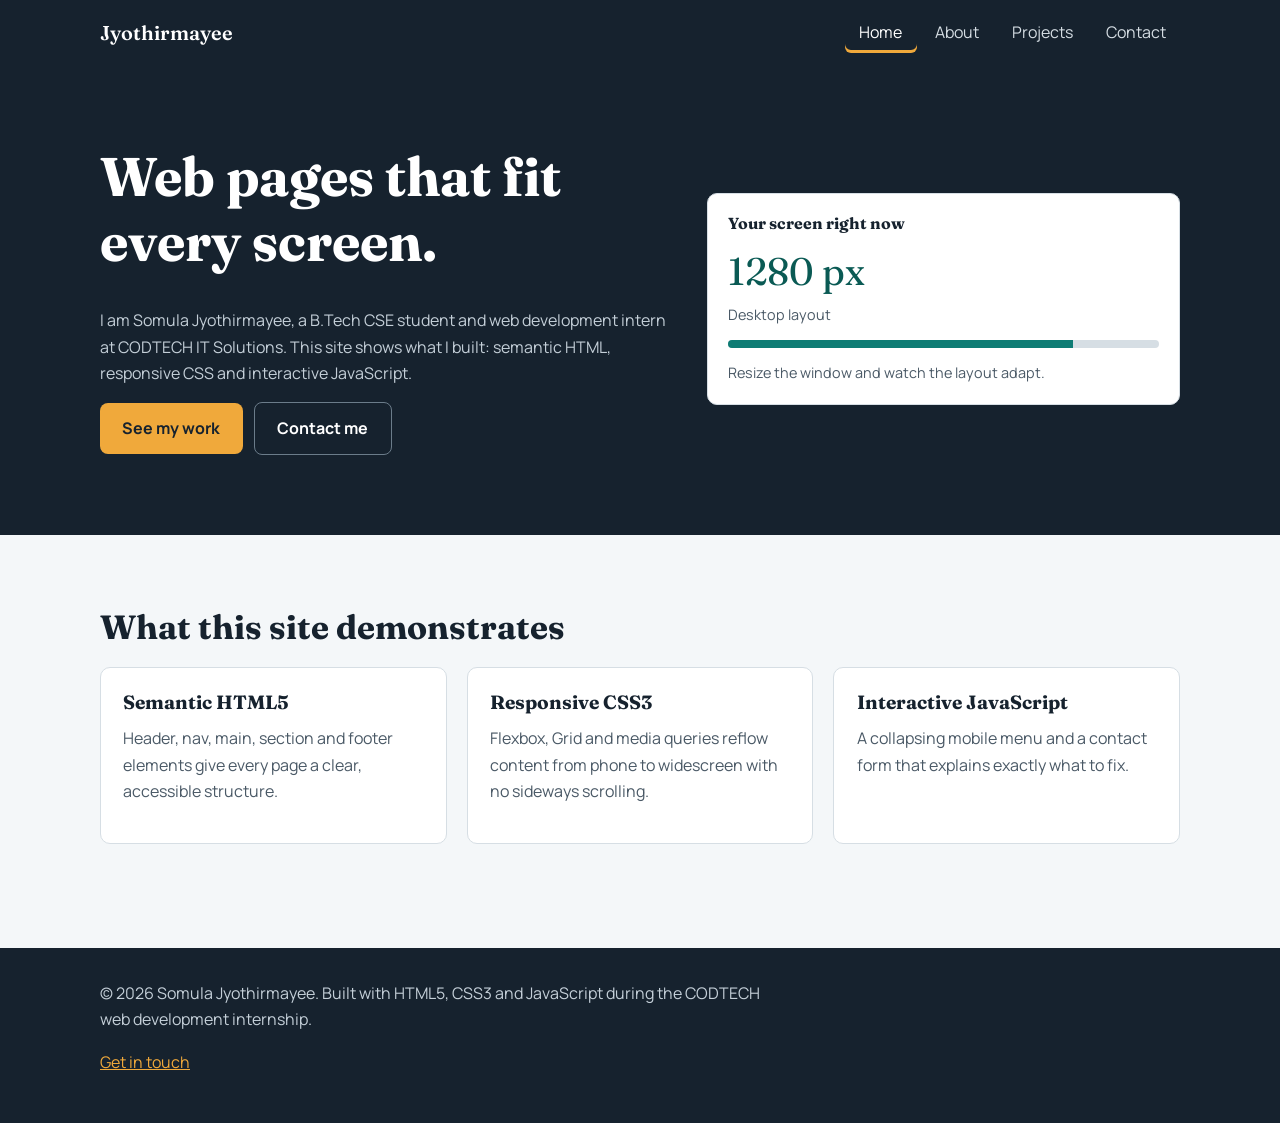
<file: index.html>
<!DOCTYPE html>
<html lang="en">
<head>
  <meta charset="UTF-8">
  <meta name="viewport" content="width=device-width, initial-scale=1">
  <title>Home | Somula Jyothirmayee</title>
  <meta name="description" content="Responsive multi-page website built during a web development internship.">
  <link rel="preconnect" href="https://fonts.googleapis.com">
  <link rel="preconnect" href="https://fonts.gstatic.com" crossorigin>
  <link href="https://fonts.googleapis.com/css2?family=Fraunces:wght@600&family=Manrope:wght@400;600;700&display=swap" rel="stylesheet">
  <link rel="stylesheet" href="css/style.css">
</head>
<body>
<a class="skip" href="#main">Skip to content</a>
<header class="site-header">
  <nav class="container nav-bar" aria-label="Main">
    <a class="brand" href="index.html">Jyothirmayee</a>
    <button class="nav-toggle" aria-expanded="false" aria-controls="nav-links">Menu</button>
    <ul class="nav-links" id="nav-links">
      <li><a href="index.html" aria-current="page">Home</a></li>
      <li><a href="about.html">About</a></li>
      <li><a href="projects.html">Projects</a></li>
      <li><a href="contact.html">Contact</a></li>
    </ul>
  </nav>
</header>
<main id="main">
  <section class="hero">
    <div class="container hero-grid">
      <div>
        <h1>Web pages that fit every screen.</h1>
        <p>I am Somula Jyothirmayee, a B.Tech CSE student and web development intern at CODTECH IT Solutions. This site shows what I built: semantic HTML, responsive CSS and interactive JavaScript.</p>
        <a class="btn" href="projects.html">See my work</a>
        <a class="btn ghost" href="contact.html">Contact me</a>
      </div>
      <aside class="viewport" aria-live="polite">
        <h3>Your screen right now</h3>
        <p class="vp-width" id="vp-width">0 px</p>
        <p class="vp-label" id="vp-label">Detecting layout</p>
        <div class="vp-bar"><span id="vp-bar"></span></div>
        <p class="vp-label">Resize the window and watch the layout adapt.</p>
      </aside>
    </div>
  </section>
  <section class="section">
    <div class="container">
      <h2>What this site demonstrates</h2>
      <div class="grid">
        <article class="card"><h3>Semantic HTML5</h3><p>Header, nav, main, section and footer elements give every page a clear, accessible structure.</p></article>
        <article class="card"><h3>Responsive CSS3</h3><p>Flexbox, Grid and media queries reflow content from phone to widescreen with no sideways scrolling.</p></article>
        <article class="card"><h3>Interactive JavaScript</h3><p>A collapsing mobile menu and a contact form that explains exactly what to fix.</p></article>
      </div>
    </div>
  </section>
</main>
<footer class="site-footer">
  <div class="container">
    <p>&copy; 2026 Somula Jyothirmayee. Built with HTML5, CSS3 and JavaScript during the CODTECH web development internship.</p>
    <p><a href="contact.html">Get in touch</a></p>
  </div>
</footer>
<script src="js/main.js"></script>
</body>
</html>
</file>
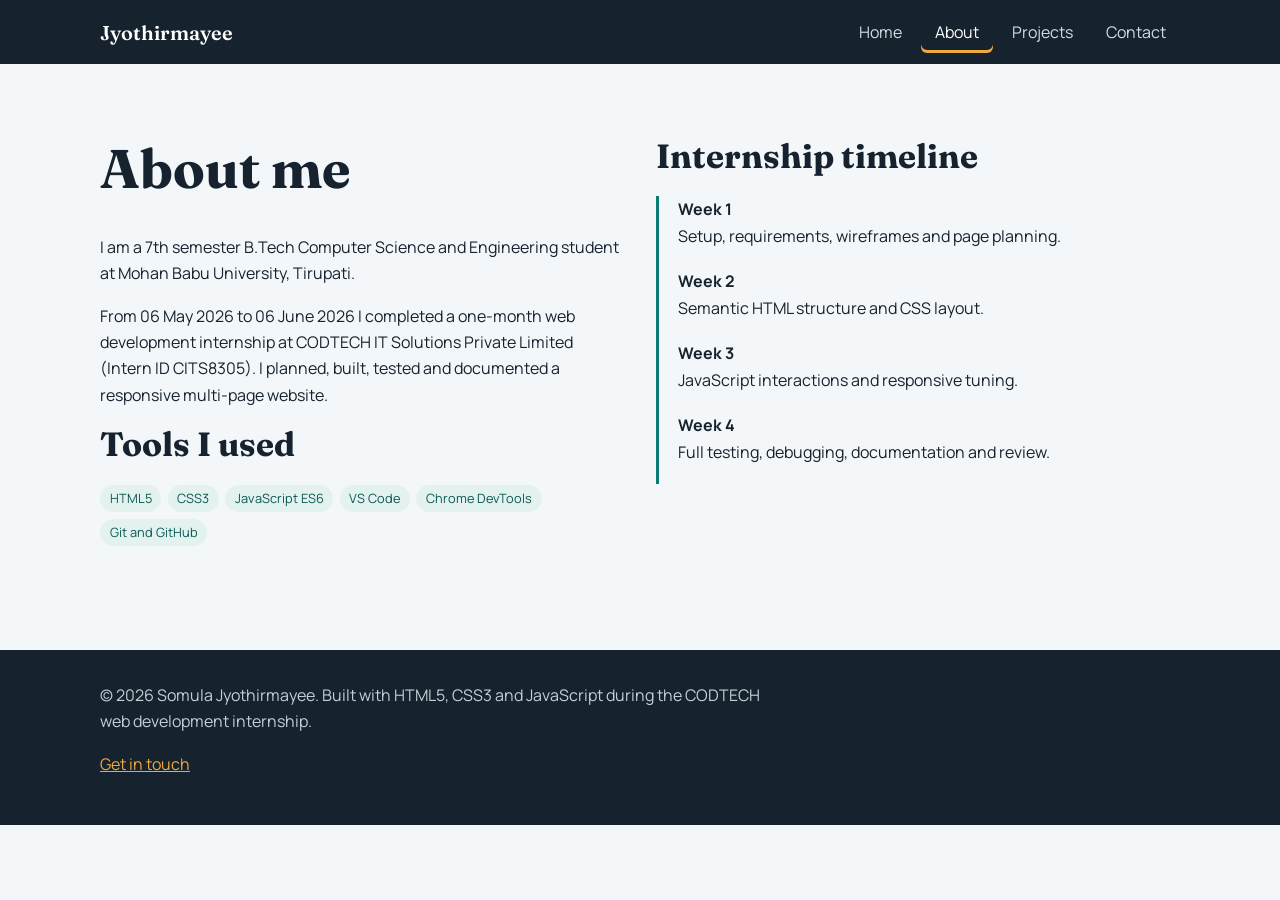
<file: about.html>
<!DOCTYPE html>
<html lang="en">
<head>
  <meta charset="UTF-8">
  <meta name="viewport" content="width=device-width, initial-scale=1">
  <title>About | Somula Jyothirmayee</title>
  <meta name="description" content="About Somula Jyothirmayee and the web development internship.">
  <link rel="preconnect" href="https://fonts.googleapis.com">
  <link rel="preconnect" href="https://fonts.gstatic.com" crossorigin>
  <link href="https://fonts.googleapis.com/css2?family=Fraunces:wght@600&family=Manrope:wght@400;600;700&display=swap" rel="stylesheet">
  <link rel="stylesheet" href="css/style.css">
</head>
<body>
<a class="skip" href="#main">Skip to content</a>
<header class="site-header">
  <nav class="container nav-bar" aria-label="Main">
    <a class="brand" href="index.html">Jyothirmayee</a>
    <button class="nav-toggle" aria-expanded="false" aria-controls="nav-links">Menu</button>
    <ul class="nav-links" id="nav-links">
      <li><a href="index.html">Home</a></li>
      <li><a href="about.html" aria-current="page">About</a></li>
      <li><a href="projects.html">Projects</a></li>
      <li><a href="contact.html">Contact</a></li>
    </ul>
  </nav>
</header>
<main id="main">
  <section class="section">
    <div class="container two-col">
      <div>
        <h1>About me</h1>
        <p>I am a 7th semester B.Tech Computer Science and Engineering student at Mohan Babu University, Tirupati.</p>
        <p>From 06 May 2026 to 06 June 2026 I completed a one-month web development internship at CODTECH IT Solutions Private Limited (Intern ID CITS8305). I planned, built, tested and documented a responsive multi-page website.</p>
        <h2>Tools I used</h2>
        <ul class="tags">
          <li>HTML5</li><li>CSS3</li><li>JavaScript ES6</li><li>VS Code</li><li>Chrome DevTools</li><li>Git and GitHub</li>
        </ul>
      </div>
      <div>
        <h2>Internship timeline</h2>
        <ol class="timeline">
          <li><strong>Week 1</strong>Setup, requirements, wireframes and page planning.</li>
          <li><strong>Week 2</strong>Semantic HTML structure and CSS layout.</li>
          <li><strong>Week 3</strong>JavaScript interactions and responsive tuning.</li>
          <li><strong>Week 4</strong>Full testing, debugging, documentation and review.</li>
        </ol>
      </div>
    </div>
  </section>
</main>
<footer class="site-footer">
  <div class="container">
    <p>&copy; 2026 Somula Jyothirmayee. Built with HTML5, CSS3 and JavaScript during the CODTECH web development internship.</p>
    <p><a href="contact.html">Get in touch</a></p>
  </div>
</footer>
<script src="js/main.js"></script>
</body>
</html>
</file>
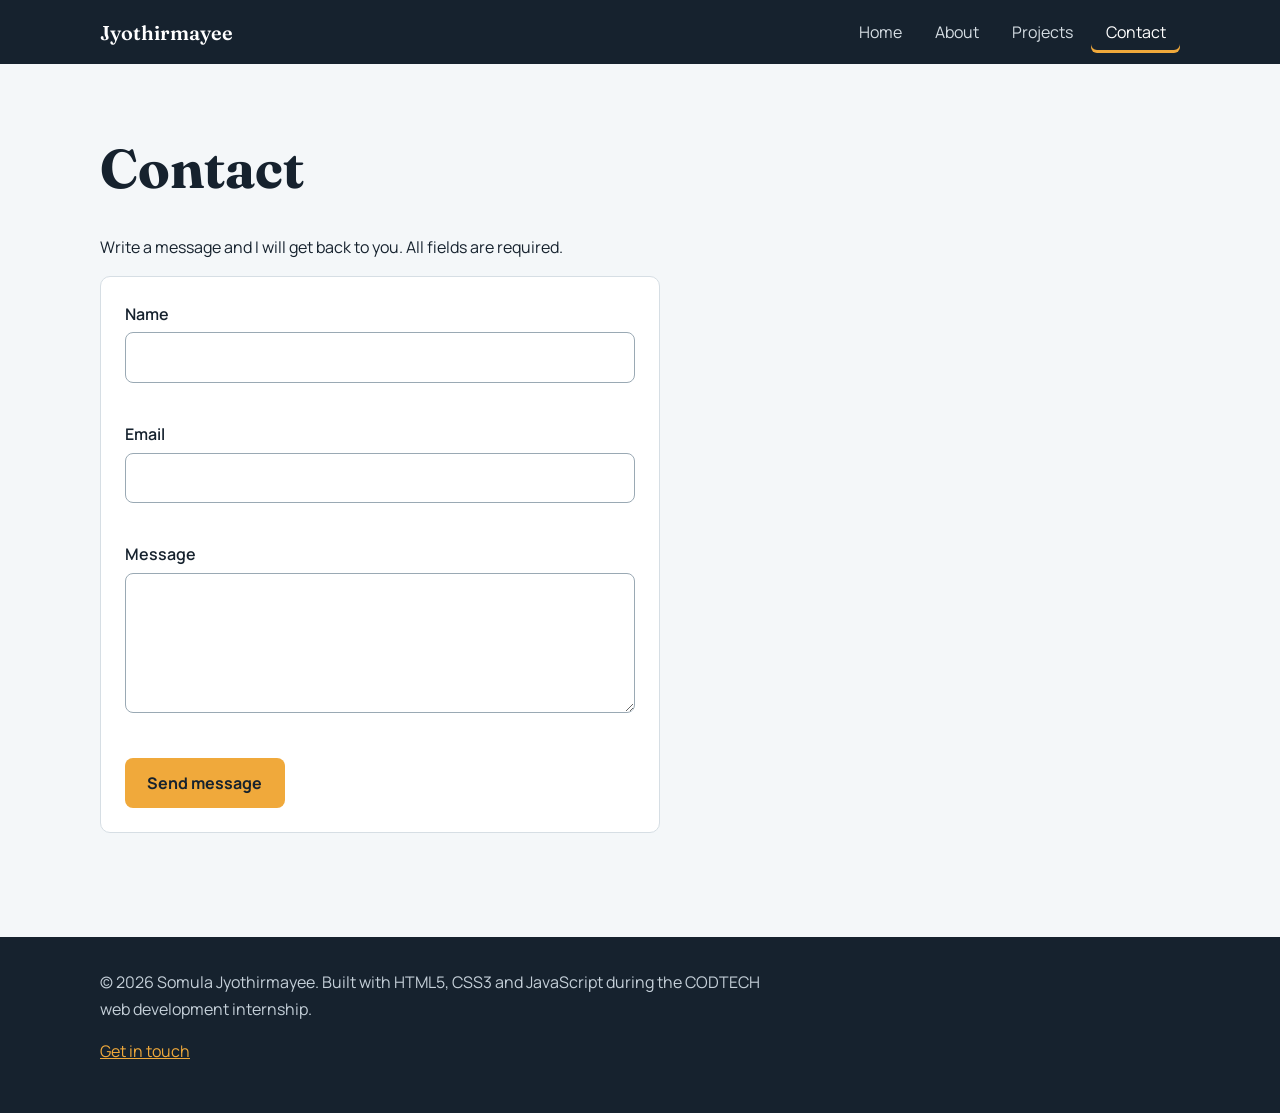
<file: contact.html>
<!DOCTYPE html>
<html lang="en">
<head>
  <meta charset="UTF-8">
  <meta name="viewport" content="width=device-width, initial-scale=1">
  <title>Contact | Somula Jyothirmayee</title>
  <meta name="description" content="Send a message to Somula Jyothirmayee.">
  <link rel="preconnect" href="https://fonts.googleapis.com">
  <link rel="preconnect" href="https://fonts.gstatic.com" crossorigin>
  <link href="https://fonts.googleapis.com/css2?family=Fraunces:wght@600&family=Manrope:wght@400;600;700&display=swap" rel="stylesheet">
  <link rel="stylesheet" href="css/style.css">
</head>
<body>
<a class="skip" href="#main">Skip to content</a>
<header class="site-header">
  <nav class="container nav-bar" aria-label="Main">
    <a class="brand" href="index.html">Jyothirmayee</a>
    <button class="nav-toggle" aria-expanded="false" aria-controls="nav-links">Menu</button>
    <ul class="nav-links" id="nav-links">
      <li><a href="index.html">Home</a></li>
      <li><a href="about.html">About</a></li>
      <li><a href="projects.html">Projects</a></li>
      <li><a href="contact.html" aria-current="page">Contact</a></li>
    </ul>
  </nav>
</header>
<main id="main">
  <section class="section">
    <div class="container">
      <h1>Contact</h1>
      <p>Write a message and I will get back to you. All fields are required.</p>
      <form id="contact-form" novalidate>
        <div class="field"><label for="name">Name</label><input id="name" name="name" type="text" autocomplete="name"><p class="error" id="name-error"></p></div>
        <div class="field"><label for="email">Email</label><input id="email" name="email" type="email" autocomplete="email"><p class="error" id="email-error"></p></div>
        <div class="field"><label for="message">Message</label><textarea id="message" name="message"></textarea><p class="error" id="message-error"></p></div>
        <button class="btn" type="submit">Send message</button>
        <p class="form-status" id="form-status" role="status"></p>
      </form>
    </div>
  </section>
</main>
<footer class="site-footer">
  <div class="container">
    <p>&copy; 2026 Somula Jyothirmayee. Built with HTML5, CSS3 and JavaScript during the CODTECH web development internship.</p>
    <p><a href="contact.html">Get in touch</a></p>
  </div>
</footer>
<script src="js/main.js"></script>
</body>
</html>
</file>
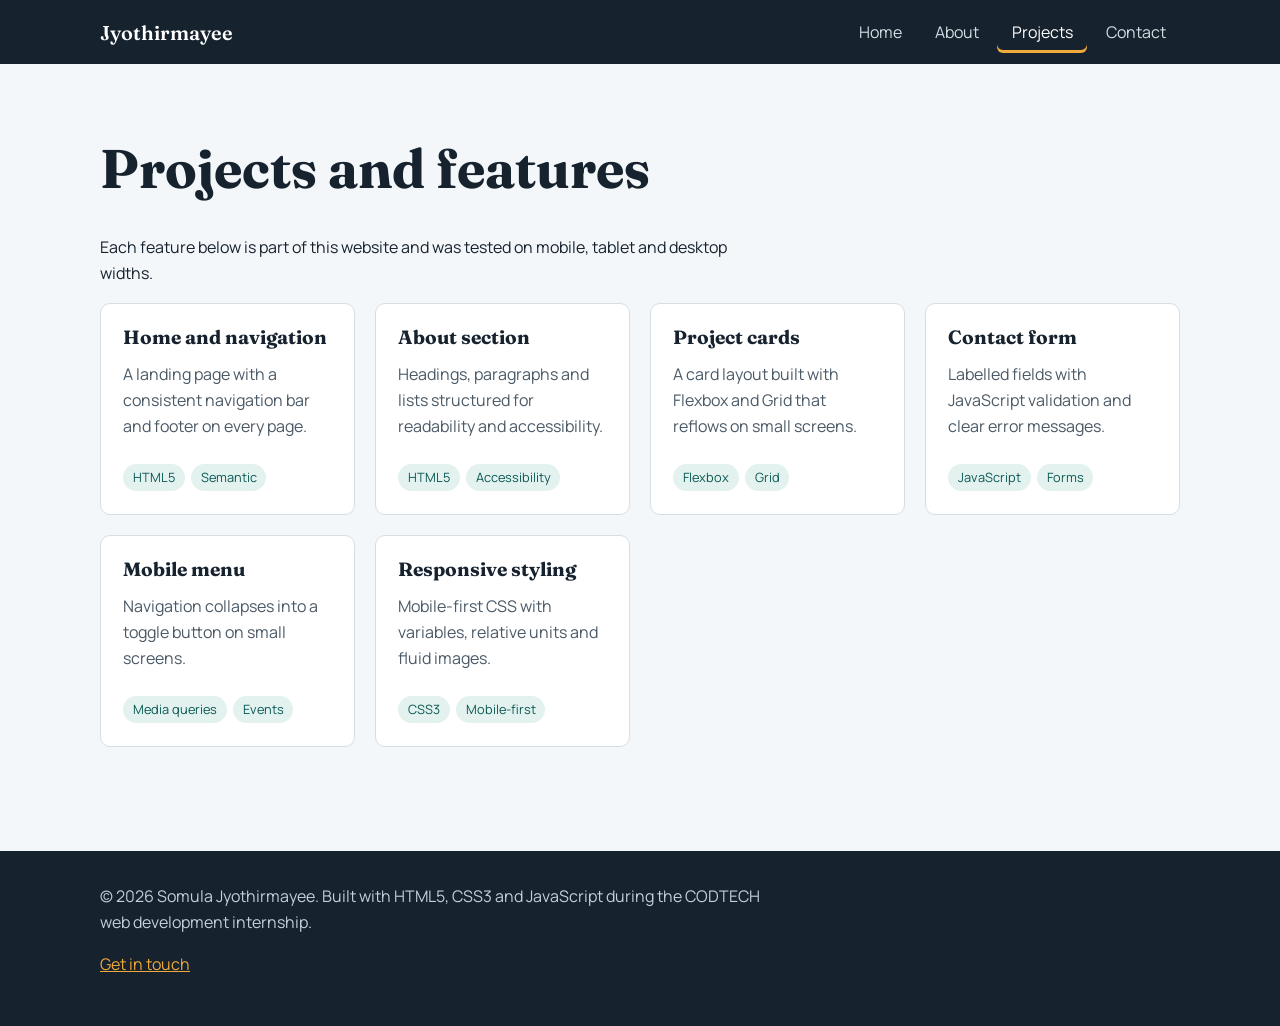
<file: projects.html>
<!DOCTYPE html>
<html lang="en">
<head>
  <meta charset="UTF-8">
  <meta name="viewport" content="width=device-width, initial-scale=1">
  <title>Projects | Somula Jyothirmayee</title>
  <meta name="description" content="Front-end features built during the internship.">
  <link rel="preconnect" href="https://fonts.googleapis.com">
  <link rel="preconnect" href="https://fonts.gstatic.com" crossorigin>
  <link href="https://fonts.googleapis.com/css2?family=Fraunces:wght@600&family=Manrope:wght@400;600;700&display=swap" rel="stylesheet">
  <link rel="stylesheet" href="css/style.css">
</head>
<body>
<a class="skip" href="#main">Skip to content</a>
<header class="site-header">
  <nav class="container nav-bar" aria-label="Main">
    <a class="brand" href="index.html">Jyothirmayee</a>
    <button class="nav-toggle" aria-expanded="false" aria-controls="nav-links">Menu</button>
    <ul class="nav-links" id="nav-links">
      <li><a href="index.html">Home</a></li>
      <li><a href="about.html">About</a></li>
      <li><a href="projects.html" aria-current="page">Projects</a></li>
      <li><a href="contact.html">Contact</a></li>
    </ul>
  </nav>
</header>
<main id="main">
  <section class="section">
    <div class="container">
      <h1>Projects and features</h1>
      <p>Each feature below is part of this website and was tested on mobile, tablet and desktop widths.</p>
      <div class="grid">
      <article class="card"><h3>Home and navigation</h3><p>A landing page with a consistent navigation bar and footer on every page.</p><ul class="tags"><li>HTML5</li><li>Semantic</li></ul></article>
      <article class="card"><h3>About section</h3><p>Headings, paragraphs and lists structured for readability and accessibility.</p><ul class="tags"><li>HTML5</li><li>Accessibility</li></ul></article>
      <article class="card"><h3>Project cards</h3><p>A card layout built with Flexbox and Grid that reflows on small screens.</p><ul class="tags"><li>Flexbox</li><li>Grid</li></ul></article>
      <article class="card"><h3>Contact form</h3><p>Labelled fields with JavaScript validation and clear error messages.</p><ul class="tags"><li>JavaScript</li><li>Forms</li></ul></article>
      <article class="card"><h3>Mobile menu</h3><p>Navigation collapses into a toggle button on small screens.</p><ul class="tags"><li>Media queries</li><li>Events</li></ul></article>
      <article class="card"><h3>Responsive styling</h3><p>Mobile-first CSS with variables, relative units and fluid images.</p><ul class="tags"><li>CSS3</li><li>Mobile-first</li></ul></article>
      </div>
    </div>
  </section>
</main>
<footer class="site-footer">
  <div class="container">
    <p>&copy; 2026 Somula Jyothirmayee. Built with HTML5, CSS3 and JavaScript during the CODTECH web development internship.</p>
    <p><a href="contact.html">Get in touch</a></p>
  </div>
</footer>
<script src="js/main.js"></script>
</body>
</html>
</file>
<file: css/style.css>
/* ===== Design tokens ===== */
:root{
  --ink:#16222e; --ink-soft:#4a5966; --paper:#f4f7f9; --white:#fff;
  --teal:#0e7c74; --teal-dark:#0a5a54; --amber:#f0a93b; --line:#d6dee4;
  --radius:10px; --max:1080px;
  --font-head:"Fraunces",Georgia,"Times New Roman",serif;
  --font-body:"Manrope",system-ui,-apple-system,"Segoe UI",Roboto,Arial,sans-serif;
}
*,*::before,*::after{box-sizing:border-box}
html{scroll-behavior:smooth}
body{margin:0;font-family:var(--font-body);color:var(--ink);background:var(--paper);line-height:1.65;font-size:1rem}
img{max-width:100%;height:auto;display:block}
a{color:var(--teal-dark)}
:focus-visible{outline:3px solid var(--amber);outline-offset:3px}
.container{width:min(100% - 2rem,var(--max));margin-inline:auto}
h1,h2,h3{font-family:var(--font-head);line-height:1.2;margin:0 0 .6em}
h1{font-size:clamp(2rem,5vw,3.4rem)}
h2{font-size:clamp(1.5rem,3vw,2.1rem)}
p{margin:0 0 1em;max-width:68ch}
.section{padding:clamp(2.5rem,6vw,4.5rem) 0}
.skip{position:absolute;left:-999px}
.skip:focus{left:1rem;top:1rem;background:var(--white);padding:.5rem 1rem;z-index:99}

/* ===== Header & navigation ===== */
.site-header{background:var(--ink);color:var(--white);position:sticky;top:0;z-index:50}
.nav-bar{display:flex;align-items:center;justify-content:space-between;min-height:64px}
.brand{font-family:var(--font-head);font-size:1.25rem;color:var(--white);text-decoration:none;font-weight:600}
.nav-toggle{display:none;background:none;border:1px solid #5b6b79;color:var(--white);padding:.45rem .8rem;border-radius:6px;font:inherit;cursor:pointer}
.nav-links{display:flex;gap:.25rem;list-style:none;margin:0;padding:0}
.nav-links a{color:#d5dde3;text-decoration:none;padding:.5rem .9rem;border-radius:6px;display:block}
.nav-links a:hover{background:#26384a;color:var(--white)}
.nav-links a[aria-current="page"]{color:var(--white);box-shadow:inset 0 -3px 0 var(--amber)}

/* ===== Hero ===== */
.hero{background:var(--ink);color:var(--white);padding:clamp(2.5rem,7vw,5rem) 0}
.hero-grid{display:grid;gap:2.5rem;grid-template-columns:1.2fr 1fr;align-items:center}
.hero p{color:#c4cfd8}
.btn{display:inline-block;background:var(--amber);color:var(--ink);text-decoration:none;padding:.75rem 1.4rem;border-radius:8px;border:0;font:inherit;font-weight:700;cursor:pointer}
.btn:hover{background:#ffbf5e}
.btn.ghost{background:transparent;color:var(--white);border:1px solid #6b7c8a;margin-left:.5rem}
.btn.ghost:hover{background:#26384a}

/* Live viewport demo */
.viewport{background:var(--white);color:var(--ink);border-radius:var(--radius);padding:1.25rem;border:1px solid var(--line)}
.viewport p{color:var(--ink)}
.viewport h3{font-size:1rem;margin-bottom:.4rem}
.vp-width{font-family:var(--font-head);font-size:2.4rem;color:var(--teal-dark)!important;margin:0}
.vp-label{margin:0;color:var(--ink-soft)!important;font-size:.9rem}
.vp-bar{height:8px;background:var(--line);border-radius:4px;margin:.8rem 0;overflow:hidden}
.vp-bar span{display:block;height:100%;background:var(--teal);width:30%;transition:width .2s}

/* ===== Cards (Flexbox + Grid) ===== */
.grid{display:grid;gap:1.25rem;grid-template-columns:repeat(auto-fit,minmax(250px,1fr))}
.card{background:var(--white);border:1px solid var(--line);border-radius:var(--radius);padding:1.4rem;display:flex;flex-direction:column}
.card h3{font-size:1.2rem}
.card p{color:var(--ink-soft);flex:1}
.tags{display:flex;flex-wrap:wrap;gap:.4rem;list-style:none;padding:0;margin:.5rem 0 0}
.tags li{background:#e3f1ef;color:var(--teal-dark);font-size:.8rem;padding:.2rem .6rem;border-radius:99px}
.two-col{display:grid;gap:2rem;grid-template-columns:1fr 1fr}
.timeline{list-style:none;padding:0;margin:0;border-left:3px solid var(--teal)}
.timeline li{padding:0 0 1.2rem 1.2rem}
.timeline strong{display:block}

/* ===== Forms ===== */
form{background:var(--white);border:1px solid var(--line);border-radius:var(--radius);padding:1.5rem;max-width:560px}
label{display:block;font-weight:600;margin-bottom:.3rem}
input,textarea{width:100%;font:inherit;padding:.7rem .8rem;border:1px solid #9aa9b4;border-radius:8px;margin-bottom:.3rem;background:var(--white)}
textarea{min-height:140px;resize:vertical}
.field{margin-bottom:1rem}
.error{color:#b3261e;font-size:.9rem;min-height:1.2em;margin:0}
input.invalid,textarea.invalid{border-color:#b3261e}
.form-status{margin-top:1rem;padding:.8rem 1rem;border-radius:8px;display:none}
.form-status.ok{display:block;background:#e3f1ef;color:var(--teal-dark)}

/* ===== Footer ===== */
.site-footer{background:var(--ink);color:#c4cfd8;padding:2rem 0;margin-top:2rem}
.site-footer a{color:var(--amber)}

/* ===== Responsive ===== */
@media (max-width:820px){
  .hero-grid,.two-col{grid-template-columns:1fr}
  .nav-toggle{display:block}
  .nav-links{display:none;position:absolute;left:0;right:0;top:64px;background:var(--ink);flex-direction:column;padding:.5rem 1rem 1rem;border-top:1px solid #26384a}
  .nav-links.open{display:flex}
  .btn.ghost{margin:.6rem 0 0}
}
@media (prefers-reduced-motion:reduce){*{transition:none!important;scroll-behavior:auto!important}}
</file>
